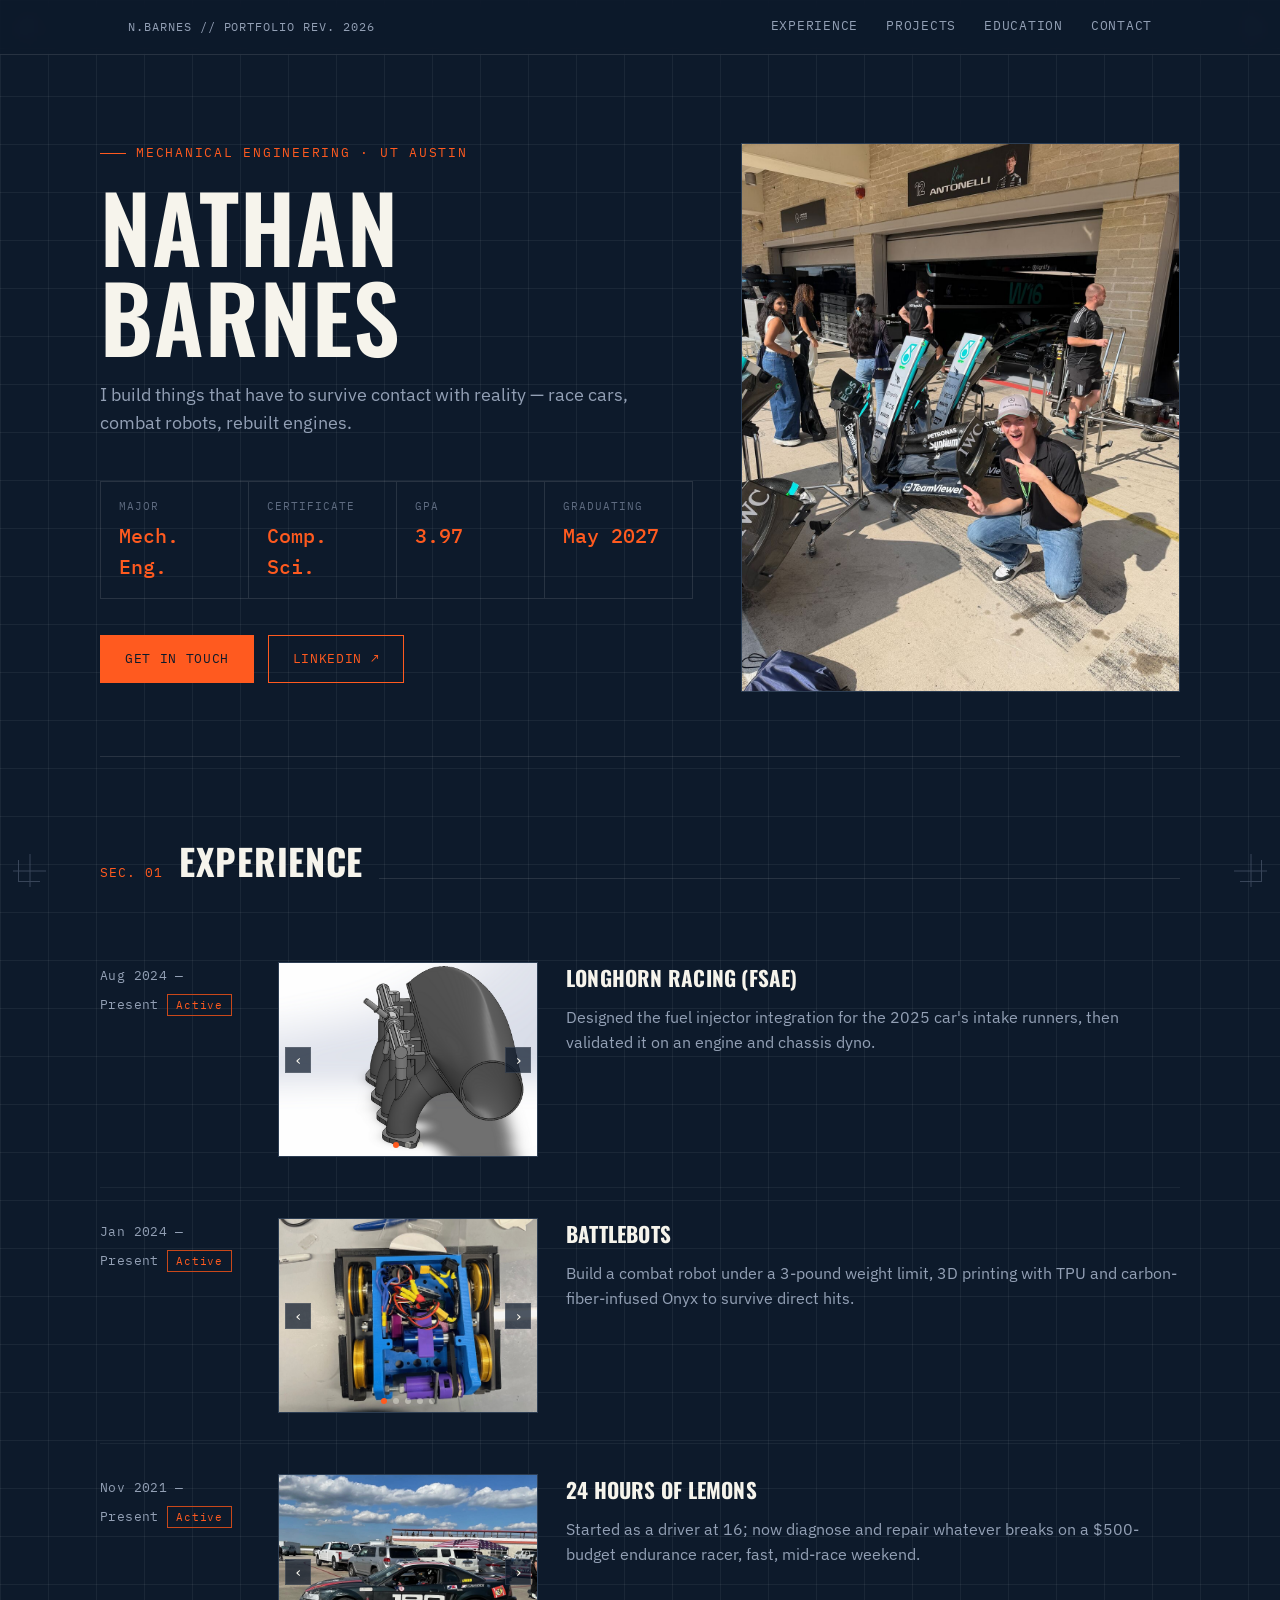
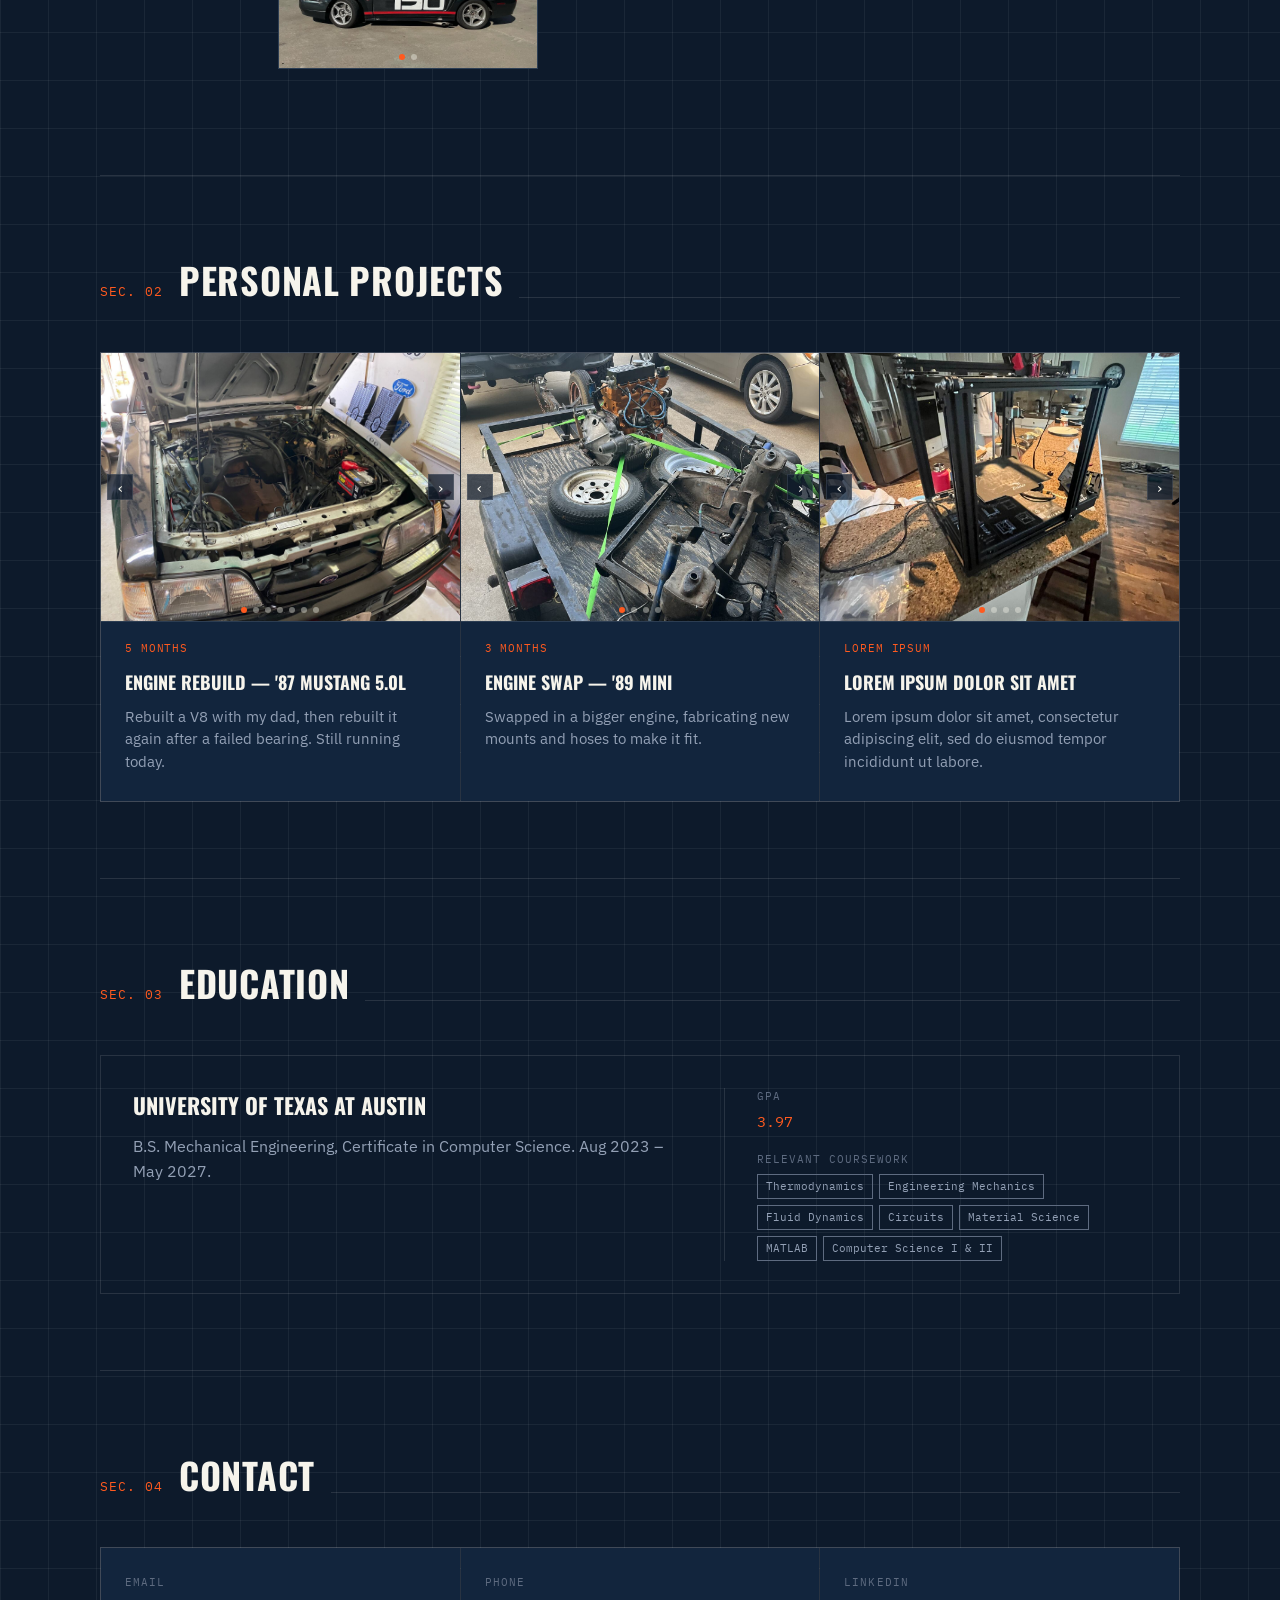
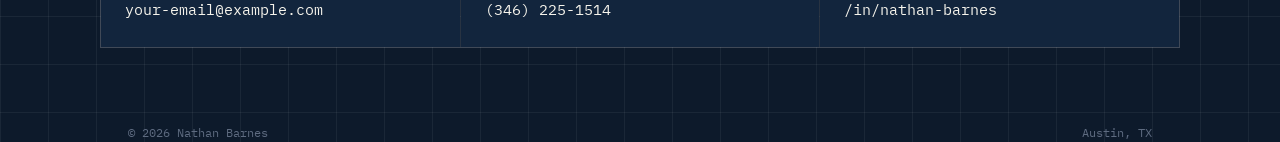
<file: index (1).html>
<!DOCTYPE html>
<html lang="en">
<head>
<meta charset="UTF-8">
<meta name="viewport" content="width=device-width, initial-scale=1.0">
<title>Nathan Barnes — Mechanical Engineering</title>
<meta name="description" content="Nathan Barnes — Mechanical Engineering student at UT Austin. Formula SAE, BattleBots, and hands-on engine builds.">
<link rel="preconnect" href="https://fonts.googleapis.com">
<link rel="preconnect" href="https://fonts.gstatic.com" crossorigin>
<link href="https://fonts.googleapis.com/css2?family=Oswald:wght@500;600;700&family=IBM+Plex+Sans:wght@400;500&family=IBM+Plex+Mono:wght@400;500&display=swap" rel="stylesheet">

<style>
/* ============================================================
   NATHAN BARNES — PORTFOLIO
   Engineering drawing / motorsport spec-sheet aesthetic:
   blueprint grid, title-block header, dimension-line dividers,
   monospace data readouts. Everything lives in this one file.
   ============================================================ */

:root {
  --navy-deep: #0d1a2b;
  --navy-panel: #12253d;
  --navy-panel-2: #16304f;
  --grid-line: rgba(255, 255, 255, 0.055);
  --grid-line-strong: rgba(255, 255, 255, 0.11);
  --orange: #ff5a1f;
  --orange-dim: #c9481a;
  --steel: #93a0b5;
  --steel-dim: #5e6b80;
  --white: #f6f4ec;

  --font-display: "Oswald", "Arial Narrow", sans-serif;
  --font-body: "IBM Plex Sans", system-ui, sans-serif;
  --font-mono: "IBM Plex Mono", "SF Mono", monospace;

  --max-width: 1080px;
}

* { margin: 0; padding: 0; box-sizing: border-box; }
html { scroll-behavior: smooth; }

@media (prefers-reduced-motion: reduce) {
  html { scroll-behavior: auto; }
  * { animation-duration: 0.01ms !important; animation-iteration-count: 1 !important; transition-duration: 0.01ms !important; }
}

body {
  background: var(--navy-deep);
  color: var(--white);
  font-family: var(--font-body);
  font-size: 16px;
  line-height: 1.55;
  -webkit-font-smoothing: antialiased;
  background-image:
    linear-gradient(var(--grid-line) 1px, transparent 1px),
    linear-gradient(90deg, var(--grid-line) 1px, transparent 1px);
  background-size: 48px 48px;
}

a { color: inherit; text-decoration: none; }
::selection { background: var(--orange); color: var(--navy-deep); }
:focus-visible { outline: 2px solid var(--orange); outline-offset: 3px; }

.wrap { max-width: var(--max-width); margin: 0 auto; padding: 0 28px; }

/* corner registration marks */
.reg-mark { position: fixed; width: 22px; height: 22px; border: 1.5px solid var(--steel-dim); opacity: 0.55; z-index: 5; pointer-events: none; }
.reg-mark::before, .reg-mark::after { content: ""; position: absolute; background: var(--steel-dim); }
.reg-mark::before { top: 50%; left: -6px; right: -6px; height: 1px; transform: translateY(-50%); }
.reg-mark::after { left: 50%; top: -6px; bottom: -6px; width: 1px; transform: translateX(-50%); }
.reg-mark.tl { top: 18px; left: 18px; border-right: none; border-bottom: none; }
.reg-mark.tr { top: 18px; right: 18px; border-left: none; border-bottom: none; }
.reg-mark.bl { bottom: 18px; left: 18px; border-right: none; border-top: none; }
.reg-mark.br { bottom: 18px; right: 18px; border-left: none; border-top: none; }
@media (max-width: 640px) { .reg-mark { display: none; } }

/* nav */
.nav { position: sticky; top: 0; z-index: 20; background: rgba(13, 26, 43, 0.88); backdrop-filter: blur(6px); border-bottom: 1px solid var(--grid-line-strong); }
.nav-inner { display: flex; align-items: center; justify-content: space-between; padding: 16px 28px; max-width: var(--max-width); margin: 0 auto; }
.nav-id { font-family: var(--font-mono); font-size: 12px; letter-spacing: 0.08em; color: var(--steel); }
.nav-links { display: flex; gap: 28px; font-family: var(--font-mono); font-size: 12.5px; letter-spacing: 0.06em; text-transform: uppercase; }
.nav-links a { color: var(--steel); position: relative; padding-bottom: 3px; transition: color 0.15s ease; }
.nav-links a:hover, .nav-links a:focus-visible { color: var(--orange); }
.nav-links a::after { content: ""; position: absolute; left: 0; bottom: 0; width: 0; height: 1px; background: var(--orange); transition: width 0.2s ease; }
.nav-links a:hover::after { width: 100%; }
@media (max-width: 560px) { .nav-links { gap: 16px; font-size: 11px; } }

/* hero */
.hero { padding: 88px 0 64px; border-bottom: 1px solid var(--grid-line-strong); position: relative; }
.hero-eyebrow { font-family: var(--font-mono); font-size: 12.5px; letter-spacing: 0.14em; color: var(--orange); text-transform: uppercase; margin-bottom: 18px; display: flex; align-items: center; gap: 10px; }
.hero-eyebrow::before { content: ""; width: 26px; height: 1px; background: var(--orange); display: inline-block; }
.hero h1 { font-family: var(--font-display); font-weight: 600; font-size: clamp(48px, 9vw, 92px); letter-spacing: 0.01em; text-transform: uppercase; line-height: 0.98; color: var(--white); }
.hero-tagline { margin-top: 20px; max-width: 560px; font-size: 18px; color: var(--steel); }
.hero-tagline strong { color: var(--white); font-weight: 500; }

.readout { margin-top: 44px; display: grid; grid-template-columns: repeat(4, minmax(0, 1fr)); border: 1px solid var(--grid-line-strong); }
.readout-cell { padding: 16px 18px; border-right: 1px solid var(--grid-line-strong); }
.readout-cell:last-child { border-right: none; }
.readout-label { font-family: var(--font-mono); font-size: 10.5px; letter-spacing: 0.1em; color: var(--steel-dim); text-transform: uppercase; margin-bottom: 6px; }
.readout-value { font-family: var(--font-mono); font-size: 20px; color: var(--orange); font-weight: 500; }
@media (max-width: 720px) { .readout { grid-template-columns: repeat(2, minmax(0,1fr)); } .readout-cell:nth-child(2) { border-right: none; } }

.hero-actions { margin-top: 36px; display: flex; gap: 14px; flex-wrap: wrap; }
.btn { font-family: var(--font-mono); font-size: 13px; letter-spacing: 0.05em; text-transform: uppercase; padding: 13px 24px; border: 1px solid var(--orange); color: var(--orange); transition: background 0.15s ease, color 0.15s ease; display: inline-flex; align-items: center; gap: 8px; }
.btn:hover, .btn:focus-visible { background: var(--orange); color: var(--navy-deep); }
.btn.filled { background: var(--orange); color: var(--navy-deep); }
.btn.filled:hover { background: var(--white); border-color: var(--white); color: var(--navy-deep); }

/* section headers */
.section { padding: 76px 0; border-bottom: 1px solid var(--grid-line-strong); }
.section:last-of-type { border-bottom: none; }
.sec-head { display: flex; align-items: baseline; gap: 16px; margin-bottom: 44px; }
.sec-tag { font-family: var(--font-mono); font-size: 12.5px; color: var(--orange); letter-spacing: 0.08em; white-space: nowrap; }
.sec-head h2 { font-family: var(--font-display); font-size: clamp(26px, 4vw, 36px); text-transform: uppercase; letter-spacing: 0.02em; color: var(--white); white-space: nowrap; }
.sec-head .leader { flex: 1; height: 1px; background: var(--grid-line-strong); position: relative; top: 2px; }

/* experience timeline */
.log { display: flex; flex-direction: column; gap: 0; }
.log-entry { display: grid; grid-template-columns: 150px 260px 1fr; gap: 28px; padding: 30px 0; border-top: 1px solid var(--grid-line); }
.log-entry:first-child { border-top: none; }
.log-date { font-family: var(--font-mono); font-size: 12.5px; color: var(--steel); letter-spacing: 0.03em; padding-top: 4px; }
.log-date .status { display: inline-block; margin-top: 8px; color: var(--orange); border: 1px solid var(--orange-dim); padding: 2px 8px; font-size: 10.5px; letter-spacing: 0.08em; }
.log-body h3 { font-family: var(--font-display); font-size: 21px; text-transform: uppercase; letter-spacing: 0.01em; color: var(--white); margin-bottom: 10px; }
.log-body p { color: var(--steel); max-width: 640px; }
@media (max-width: 760px) { .log-entry { grid-template-columns: 1fr; gap: 10px; } }

/* projects */
.projects-grid { display: grid; grid-template-columns: repeat(3, minmax(0, 1fr)); gap: 1px; background: var(--grid-line-strong); border: 1px solid var(--grid-line-strong); }
.card { background: var(--navy-panel); padding: 28px 24px; display: flex; flex-direction: column; }
.card-duration { font-family: var(--font-mono); font-size: 11px; letter-spacing: 0.08em; color: var(--orange); text-transform: uppercase; margin-bottom: 14px; }
.card h3 { font-family: var(--font-display); font-size: 18px; text-transform: uppercase; color: var(--white); margin-bottom: 12px; line-height: 1.25; }
.card p { color: var(--steel); font-size: 14.5px; flex: 1; }
@media (max-width: 820px) { .projects-grid { grid-template-columns: 1fr; } }

/* education */
.edu-block { display: grid; grid-template-columns: 1.3fr 1fr; gap: 40px; border: 1px solid var(--grid-line-strong); padding: 32px; }
.edu-block h3 { font-family: var(--font-display); font-size: 22px; text-transform: uppercase; color: var(--white); margin-bottom: 12px; }
.edu-block p { color: var(--steel); }
.edu-stats { border-left: 1px solid var(--grid-line-strong); padding-left: 32px; }
.edu-stats-row { margin-bottom: 18px; }
.edu-stats-row:last-child { margin-bottom: 0; }
.edu-stats-label { font-family: var(--font-mono); font-size: 10.5px; letter-spacing: 0.1em; color: var(--steel-dim); text-transform: uppercase; margin-bottom: 6px; }
.edu-stats-value { font-family: var(--font-mono); color: var(--orange); font-size: 15px; }
.course-tags { display: flex; flex-wrap: wrap; gap: 6px; margin-top: 4px; }
.course-tags span { font-family: var(--font-mono); font-size: 11px; border: 1px solid var(--steel-dim); color: var(--steel); padding: 3px 8px; }
@media (max-width: 720px) { .edu-block { grid-template-columns: 1fr; } .edu-stats { border-left: none; padding-left: 0; border-top: 1px solid var(--grid-line-strong); padding-top: 24px; } }

/* contact / footer */
.contact-grid { display: grid; grid-template-columns: repeat(3, minmax(0,1fr)); gap: 1px; background: var(--grid-line-strong); border: 1px solid var(--grid-line-strong); }
.contact-cell { background: var(--navy-panel); padding: 26px 24px; transition: background 0.15s ease; }
.contact-cell:hover { background: var(--navy-panel-2); }
.contact-label { font-family: var(--font-mono); font-size: 10.5px; letter-spacing: 0.1em; color: var(--steel-dim); text-transform: uppercase; margin-bottom: 8px; }
.contact-value { font-family: var(--font-mono); font-size: 15px; color: var(--white); word-break: break-word; }
.contact-cell a:hover .contact-value { color: var(--orange); }
@media (max-width: 720px) { .contact-grid { grid-template-columns: 1fr; } }

footer { padding: 32px 0 48px; font-family: var(--font-mono); font-size: 11.5px; color: var(--steel-dim); display: flex; justify-content: space-between; flex-wrap: wrap; gap: 8px; }

/* photo slots */
.photo { position: relative; overflow: hidden; border: 1px solid var(--grid-line-strong); background: var(--navy-panel); }
.photo-img { display: block; width: 100%; height: 100%; object-fit: cover; }
.photo-fallback { display: none; position: absolute; inset: 0; flex-direction: column; align-items: center; justify-content: center; text-align: center; gap: 6px; padding: 16px; background-image: repeating-linear-gradient(45deg, rgba(255,255,255,0.035) 0px, rgba(255,255,255,0.035) 1px, transparent 1px, transparent 10px); }
.photo.missing .photo-img { display: none; }
.photo.missing .photo-fallback { display: flex; }
.photo-fallback .fig { font-family: var(--font-mono); font-size: 10.5px; letter-spacing: 0.1em; color: var(--orange); text-transform: uppercase; }
.photo-fallback .fname { font-family: var(--font-mono); font-size: 11.5px; color: var(--steel); word-break: break-all; }

.hero-grid { display: grid; grid-template-columns: 1.15fr 0.85fr; gap: 48px; align-items: start; }
.hero-photo { aspect-ratio: 4 / 5; }
@media (max-width: 860px) { .hero-grid { grid-template-columns: 1fr; } .hero-photo { aspect-ratio: 16 / 9; order: -1; } }

.log-photo { aspect-ratio: 4 / 3; align-self: start; }
@media (max-width: 760px) { .log-photo { width: 100%; aspect-ratio: 16 / 9; } }

.card-photo { aspect-ratio: 4 / 3; margin: -28px -24px 18px; border-left: none; border-right: none; border-top: none; }

/* scroll reveal */
.reveal { opacity: 0; transform: translateY(16px); transition: opacity 0.5s ease, transform 0.5s ease; }
.reveal.is-visible { opacity: 1; transform: translateY(0); }

/* carousel / slideshow */
.carousel-track { position: relative; width: 100%; height: 100%; }
.carousel-slide {
  position: absolute; inset: 0;
  opacity: 0; pointer-events: none;
  transition: opacity 0.35s ease;
}
.carousel-slide.is-active { opacity: 1; pointer-events: auto; }
.carousel-slide .photo-img { width: 100%; height: 100%; object-fit: cover; display: block; }
.carousel-slide.missing .photo-img { display: none; }
.carousel-slide.missing .photo-fallback { display: flex; }

.carousel-btn {
  position: absolute; top: 50%; transform: translateY(-50%);
  width: 26px; height: 26px;
  display: flex; align-items: center; justify-content: center;
  background: rgba(13, 26, 43, 0.72);
  border: 1px solid var(--grid-line-strong);
  color: var(--white);
  font-family: var(--font-mono); font-size: 15px; line-height: 1;
  cursor: pointer; z-index: 3;
  transition: background 0.15s ease, border-color 0.15s ease;
}
.carousel-btn:hover, .carousel-btn:focus-visible { background: var(--orange); border-color: var(--orange); color: var(--navy-deep); }
.carousel-btn.prev { left: 6px; }
.carousel-btn.next { right: 6px; }

.carousel-dots {
  position: absolute; bottom: 8px; left: 50%; transform: translateX(-50%);
  display: flex; gap: 6px; z-index: 3;
}
.carousel-dots .dot {
  width: 6px; height: 6px; border-radius: 50%;
  border: none; padding: 0; cursor: pointer;
  background: rgba(246, 244, 236, 0.4);
}
.carousel-dots .dot.is-active { background: var(--orange); }
</style>
</head>
<body>

<div class="reg-mark tl"></div>
<div class="reg-mark tr"></div>
<div class="reg-mark bl"></div>
<div class="reg-mark br"></div>

<nav class="nav">
  <div class="nav-inner">
    <div class="nav-id">N.BARNES // PORTFOLIO REV. 2026</div>
    <div class="nav-links">
      <a href="#experience">Experience</a>
      <a href="#projects">Projects</a>
      <a href="#education">Education</a>
      <a href="#contact">Contact</a>
    </div>
  </div>
</nav>

<header class="hero wrap">
  <div class="hero-grid">
    <div>
      <div class="hero-eyebrow">Mechanical Engineering · UT Austin</div>
      <h1>Nathan Barnes</h1>
      <p class="hero-tagline">
        I build things that have to survive contact with reality —
        race cars, combat robots, rebuilt engines.
      </p>

      <div class="readout">
        <div class="readout-cell">
          <div class="readout-label">Major</div>
          <div class="readout-value">Mech. Eng.</div>
        </div>
        <div class="readout-cell">
          <div class="readout-label">Certificate</div>
          <div class="readout-value">Comp. Sci.</div>
        </div>
        <div class="readout-cell">
          <div class="readout-label">GPA</div>
          <div class="readout-value">3.97</div>
        </div>
        <div class="readout-cell">
          <div class="readout-label">Graduating</div>
          <div class="readout-value">May 2027</div>
        </div>
      </div>

      <div class="hero-actions">
        <a class="btn filled" href="#contact">Get In Touch</a>
        <a class="btn" href="https://www.linkedin.com/in/nathan-barnes-043b27292/" target="_blank" rel="noopener">LinkedIn ↗</a>
      </div>
    </div>

    <div class="photo hero-photo">
      <img class="photo-img" src="images/hero-2.jpg" alt="Nathan Barnes">
      <div class="photo-fallback">
        <span class="fig">Fig. 0 — Portrait</span>
        <span class="fname">images/hero-2.jpg</span>
      </div>
    </div>
  </div>
</header>

<main>

  <section class="section wrap" id="experience">
    <div class="sec-head">
      <span class="sec-tag">SEC. 01</span>
      <h2>Experience</h2>
      <span class="leader"></span>
    </div>

    <div class="log">
      <div class="log-entry reveal">
        <div class="log-date">
          Aug 2024 — Present
          <div class="status">Active</div>
        </div>
        <div class="photo log-photo carousel" data-carousel>
          <div class="carousel-track">
            <div class="carousel-slide is-active">
              <img class="photo-img" src="images/fsae-intake-cad.png" alt="FSAE intake manifold CAD model">
              <div class="photo-fallback"><span class="fig">Fig. 1a</span><span class="fname">images/fsae-intake-cad.png</span></div>
            </div>
            <div class="carousel-slide">
              <img class="photo-img" src="images/fsae-car.png" alt="Longhorn Racing FSAE car in the shop">
              <div class="photo-fallback"><span class="fig">Fig. 1b</span><span class="fname">images/fsae-car.png</span></div>
            </div>
            <div class="carousel-slide">
              <img class="photo-img" src="images/fsae-runner-sketch.png" alt="FSAE intake runner CAD sketch">
              <div class="photo-fallback"><span class="fig">Fig. 1c</span><span class="fname">images/fsae-runner-sketch.png</span></div>
            </div>
          </div>
          <button class="carousel-btn prev" type="button" aria-label="Previous photo">‹</button>
          <button class="carousel-btn next" type="button" aria-label="Next photo">›</button>
          <div class="carousel-dots">
            <button class="dot is-active" type="button" aria-label="Photo 1"></button>
            <button class="dot" type="button" aria-label="Photo 2"></button>
            <button class="dot" type="button" aria-label="Photo 3"></button>
          </div>
        </div>
        <div class="log-body">
          <h3>Longhorn Racing (FSAE)</h3>
          <p>Designed the fuel injector integration for the 2025 car's intake runners, then validated it on an engine and chassis dyno.</p>
        </div>
      </div>

      <div class="log-entry reveal">
        <div class="log-date">
          Jan 2024 — Present
          <div class="status">Active</div>
        </div>
        <div class="photo log-photo carousel" data-carousel>
          <div class="carousel-track">
            <div class="carousel-slide is-active">
              <img class="photo-img" src="images/battlebots-1.jpg" alt="Combat robot electronics and wiring">
              <div class="photo-fallback"><span class="fig">Fig. 2a</span><span class="fname">images/battlebots-1.jpg</span></div>
            </div>
            <div class="carousel-slide">
              <img class="photo-img" src="images/battlebots-2.jpg" alt="Close-up of the 3D printed drivetrain">
              <div class="photo-fallback"><span class="fig">Fig. 2b</span><span class="fname">images/battlebots-2.jpg</span></div>
            </div>
            <div class="carousel-slide">
              <img class="photo-img" src="images/battlebots-3.jpg" alt="Robot clamped during a repair">
              <div class="photo-fallback"><span class="fig">Fig. 2c</span><span class="fname">images/battlebots-3.jpg</span></div>
            </div>
            <div class="carousel-slide">
              <img class="photo-img" src="images/battlebots-4.jpg" alt="Finished robot on the workbench">
              <div class="photo-fallback"><span class="fig">Fig. 2d</span><span class="fname">images/battlebots-4.jpg</span></div>
            </div>
            <div class="carousel-slide">
              <img class="photo-img" src="images/battlebots-5.jpg" alt="Completed combat robot">
              <div class="photo-fallback"><span class="fig">Fig. 2e</span><span class="fname">images/battlebots-5.jpg</span></div>
            </div>
          </div>
          <button class="carousel-btn prev" type="button" aria-label="Previous photo">‹</button>
          <button class="carousel-btn next" type="button" aria-label="Next photo">›</button>
          <div class="carousel-dots">
            <button class="dot is-active" type="button" aria-label="Photo 1"></button>
            <button class="dot" type="button" aria-label="Photo 2"></button>
            <button class="dot" type="button" aria-label="Photo 3"></button>
            <button class="dot" type="button" aria-label="Photo 4"></button>
            <button class="dot" type="button" aria-label="Photo 5"></button>
          </div>
        </div>
        <div class="log-body">
          <h3>BattleBots</h3>
          <p>Build a combat robot under a 3-pound weight limit, 3D printing with TPU and carbon-fiber-infused Onyx to survive direct hits.</p>
        </div>
      </div>

      <div class="log-entry reveal">
        <div class="log-date">
          Nov 2021 — Present
          <div class="status">Active</div>
        </div>
        <div class="photo log-photo carousel" data-carousel>
          <div class="carousel-track">
            <div class="carousel-slide is-active">
              <img class="photo-img" src="images/lemons-1.jpg" alt="24 Hours of Lemons Mustang on race day">
              <div class="photo-fallback"><span class="fig">Fig. 3a</span><span class="fname">images/lemons-1.jpg</span></div>
            </div>
            <div class="carousel-slide">
              <img class="photo-img" src="images/lemons-2.jpg" alt="The Lemons car with race damage after a wreck">
              <div class="photo-fallback"><span class="fig">Fig. 3b</span><span class="fname">images/lemons-2.jpg</span></div>
            </div>
          </div>
          <button class="carousel-btn prev" type="button" aria-label="Previous photo">‹</button>
          <button class="carousel-btn next" type="button" aria-label="Next photo">›</button>
          <div class="carousel-dots">
            <button class="dot is-active" type="button" aria-label="Photo 1"></button>
            <button class="dot" type="button" aria-label="Photo 2"></button>
          </div>
        </div>
        <div class="log-body">
          <h3>24 Hours of Lemons</h3>
          <p>Started as a driver at 16; now diagnose and repair whatever breaks on a $500-budget endurance racer, fast, mid-race weekend.</p>
        </div>
      </div>
    </div>
  </section>

  <section class="section wrap" id="projects">
    <div class="sec-head">
      <span class="sec-tag">SEC. 02</span>
      <h2>Personal Projects</h2>
      <span class="leader"></span>
    </div>

    <div class="projects-grid">
      <div class="card reveal">
        <div class="photo card-photo carousel" data-carousel>
          <div class="carousel-track">
            <div class="carousel-slide is-active">
              <img class="photo-img" src="images/mustang-1.jpg" alt="87 Mustang with hood open mid-rebuild">
              <div class="photo-fallback"><span class="fig">Fig. 4a</span><span class="fname">images/mustang-1.jpg</span></div>
            </div>
            <div class="carousel-slide">
              <img class="photo-img" src="images/mustang-5.jpg" alt="Cylinder head removed during teardown">
              <div class="photo-fallback"><span class="fig">Fig. 4b</span><span class="fname">images/mustang-5.jpg</span></div>
            </div>
            <div class="carousel-slide">
              <img class="photo-img" src="images/mustang-3.jpg" alt="Engine block and crankshaft during the rebuild">
              <div class="photo-fallback"><span class="fig">Fig. 4c</span><span class="fname">images/mustang-3.jpg</span></div>
            </div>
            <div class="carousel-slide">
              <img class="photo-img" src="images/mustang-4.jpg" alt="Finished rebuilt heads with blue rocker covers">
              <div class="photo-fallback"><span class="fig">Fig. 4d</span><span class="fname">images/mustang-4.jpg</span></div>
            </div>
            <div class="carousel-slide">
              <img class="photo-img" src="images/mustang-2.jpg" alt="Installing fuel injectors on the engine">
              <div class="photo-fallback"><span class="fig">Fig. 4e</span><span class="fname">images/mustang-2.jpg</span></div>
            </div>
            <div class="carousel-slide">
              <img class="photo-img" src="images/mustang-6.jpg" alt="Assembled engine and transmission with headers on the stand">
              <div class="photo-fallback"><span class="fig">Fig. 4f</span><span class="fname">images/mustang-6.jpg</span></div>
            </div>
            <div class="carousel-slide">
              <img class="photo-img" src="images/mustang-7.jpg" alt="Rebuilt engine installed back in the car">
              <div class="photo-fallback"><span class="fig">Fig. 4g</span><span class="fname">images/mustang-7.jpg</span></div>
            </div>
          </div>
          <button class="carousel-btn prev" type="button" aria-label="Previous photo">‹</button>
          <button class="carousel-btn next" type="button" aria-label="Next photo">›</button>
          <div class="carousel-dots">
            <button class="dot is-active" type="button" aria-label="Photo 1"></button>
            <button class="dot" type="button" aria-label="Photo 2"></button>
            <button class="dot" type="button" aria-label="Photo 3"></button>
            <button class="dot" type="button" aria-label="Photo 4"></button>
            <button class="dot" type="button" aria-label="Photo 5"></button>
            <button class="dot" type="button" aria-label="Photo 6"></button>
            <button class="dot" type="button" aria-label="Photo 7"></button>
          </div>
        </div>
        <div class="card-duration">5 Months</div>
        <h3>Engine Rebuild — '87 Mustang 5.0L</h3>
        <p>Rebuilt a V8 with my dad, then rebuilt it again after a failed bearing. Still running today.</p>
      </div>
      <div class="card reveal">
        <div class="photo card-photo carousel" data-carousel>
          <div class="carousel-track">
            <div class="carousel-slide is-active">
              <img class="photo-img" src="images/mini-1.jpg" alt="Replacement Mini engine and parts picked up on a trailer">
              <div class="photo-fallback"><span class="fig">Fig. 5a</span><span class="fname">images/mini-1.jpg</span></div>
            </div>
            <div class="carousel-slide">
              <img class="photo-img" src="images/mini-2.jpg" alt="Close-up of the timing cover on the new engine">
              <div class="photo-fallback"><span class="fig">Fig. 5b</span><span class="fname">images/mini-2.jpg</span></div>
            </div>
            <div class="carousel-slide">
              <img class="photo-img" src="images/mini-3.jpg" alt="Mini before the engine swap">
              <div class="photo-fallback"><span class="fig">Fig. 5c</span><span class="fname">images/mini-3.jpg</span></div>
            </div>
            <div class="carousel-slide">
              <img class="photo-img" src="images/mini-4.jpg" alt="Mini after the engine swap, new engine installed">
              <div class="photo-fallback"><span class="fig">Fig. 5d</span><span class="fname">images/mini-4.jpg</span></div>
            </div>
          </div>
          <button class="carousel-btn prev" type="button" aria-label="Previous photo">‹</button>
          <button class="carousel-btn next" type="button" aria-label="Next photo">›</button>
          <div class="carousel-dots">
            <button class="dot is-active" type="button" aria-label="Photo 1"></button>
            <button class="dot" type="button" aria-label="Photo 2"></button>
            <button class="dot" type="button" aria-label="Photo 3"></button>
            <button class="dot" type="button" aria-label="Photo 4"></button>
          </div>
        </div>
        <div class="card-duration">3 Months</div>
        <h3>Engine Swap — '89 Mini</h3>
        <p>Swapped in a bigger engine, fabricating new mounts and hoses to make it fit.</p>
      </div>
      <div class="card reveal">
        <div class="photo card-photo carousel" data-carousel>
          <div class="carousel-track">
            <div class="carousel-slide is-active">
              <img class="photo-img" src="images/printer-1.jpg" alt="3D printer as found, set up for repair">
              <div class="photo-fallback"><span class="fig">Fig. 6a</span><span class="fname">images/printer-1.jpg</span></div>
            </div>
            <div class="carousel-slide">
              <img class="photo-img" src="images/printer-4.jpg" alt="Printer electronics and wiring during the repair">
              <div class="photo-fallback"><span class="fig">Fig. 6b</span><span class="fname">images/printer-4.jpg</span></div>
            </div>
            <div class="carousel-slide">
              <img class="photo-img" src="images/printer-2.jpg" alt="Printer running again after the fix">
              <div class="photo-fallback"><span class="fig">Fig. 6c</span><span class="fname">images/printer-2.jpg</span></div>
            </div>
            <div class="carousel-slide">
              <img class="photo-img" src="images/printer-3.jpg" alt="Close-up of the print head in action">
              <div class="photo-fallback"><span class="fig">Fig. 6d</span><span class="fname">images/printer-3.jpg</span></div>
            </div>
          </div>
          <button class="carousel-btn prev" type="button" aria-label="Previous photo">‹</button>
          <button class="carousel-btn next" type="button" aria-label="Next photo">›</button>
          <div class="carousel-dots">
            <button class="dot is-active" type="button" aria-label="Photo 1"></button>
            <button class="dot" type="button" aria-label="Photo 2"></button>
            <button class="dot" type="button" aria-label="Photo 3"></button>
            <button class="dot" type="button" aria-label="Photo 4"></button>
          </div>
        </div>
        <div class="card-duration">Lorem Ipsum</div>
        <h3>Lorem Ipsum Dolor Sit Amet</h3>
        <p>Lorem ipsum dolor sit amet, consectetur adipiscing elit, sed do eiusmod tempor incididunt ut labore.</p>
      </div>
    </div>
  </section>

  <section class="section wrap" id="education">
    <div class="sec-head">
      <span class="sec-tag">SEC. 03</span>
      <h2>Education</h2>
      <span class="leader"></span>
    </div>

    <div class="edu-block reveal">
      <div>
        <h3>University of Texas at Austin</h3>
        <p>B.S. Mechanical Engineering, Certificate in Computer Science. Aug 2023 – May 2027.</p>
      </div>
      <div class="edu-stats">
        <div class="edu-stats-row">
          <div class="edu-stats-label">GPA</div>
          <div class="edu-stats-value">3.97</div>
        </div>
        <div class="edu-stats-row">
          <div class="edu-stats-label">Relevant Coursework</div>
          <div class="course-tags">
            <span>Thermodynamics</span>
            <span>Engineering Mechanics</span>
            <span>Fluid Dynamics</span>
            <span>Circuits</span>
            <span>Material Science</span>
            <span>MATLAB</span>
            <span>Computer Science I &amp; II</span>
          </div>
        </div>
      </div>
    </div>
  </section>

  <section class="section wrap" id="contact">
    <div class="sec-head">
      <span class="sec-tag">SEC. 04</span>
      <h2>Contact</h2>
      <span class="leader"></span>
    </div>

    <div class="contact-grid reveal">
      <a class="contact-cell" href="mailto:your-email@example.com">
        <div class="contact-label">Email</div>
        <div class="contact-value">your-email@example.com</div>
      </a>
      <a class="contact-cell" href="tel:+13462251514">
        <div class="contact-label">Phone</div>
        <div class="contact-value">(346) 225-1514</div>
      </a>
      <a class="contact-cell" href="https://www.linkedin.com/in/nathan-barnes-043b27292/" target="_blank" rel="noopener">
        <div class="contact-label">LinkedIn</div>
        <div class="contact-value">/in/nathan-barnes</div>
      </a>
    </div>
  </section>

</main>

<footer class="wrap">
  <span>© 2026 Nathan Barnes</span>
  <span>Austin, TX</span>
</footer>

<script>
document.addEventListener("DOMContentLoaded", () => {
  // Plain (non-carousel) photo slots: show placeholder if the image fails to load.
  document.querySelectorAll(".photo:not(.carousel)").forEach((slot) => {
    const img = slot.querySelector(".photo-img");
    if (!img) return;
    img.addEventListener("error", () => slot.classList.add("missing"));
    if (img.complete && img.naturalWidth === 0) slot.classList.add("missing");
  });

  // Carousels: same missing-image fallback, per slide, plus prev/next/dot navigation.
  document.querySelectorAll("[data-carousel]").forEach((carousel) => {
    const slides = Array.from(carousel.querySelectorAll(".carousel-slide"));
    const dots = Array.from(carousel.querySelectorAll(".dot"));
    const prevBtn = carousel.querySelector(".carousel-btn.prev");
    const nextBtn = carousel.querySelector(".carousel-btn.next");
    let current = 0;

    slides.forEach((slide) => {
      const img = slide.querySelector(".photo-img");
      if (!img) return;
      img.addEventListener("error", () => slide.classList.add("missing"));
      if (img.complete && img.naturalWidth === 0) slide.classList.add("missing");
    });

    if (slides.length <= 1) {
      if (prevBtn) prevBtn.style.display = "none";
      if (nextBtn) nextBtn.style.display = "none";
      const dotsWrap = carousel.querySelector(".carousel-dots");
      if (dotsWrap) dotsWrap.style.display = "none";
      return;
    }

    function show(i) {
      current = (i + slides.length) % slides.length;
      slides.forEach((s, idx) => s.classList.toggle("is-active", idx === current));
      dots.forEach((d, idx) => d.classList.toggle("is-active", idx === current));
    }

    if (prevBtn) prevBtn.addEventListener("click", () => show(current - 1));
    if (nextBtn) nextBtn.addEventListener("click", () => show(current + 1));
    dots.forEach((dot, idx) => dot.addEventListener("click", () => show(idx)));
  });

  const revealEls = document.querySelectorAll(".reveal");

  if (!("IntersectionObserver" in window)) {
    revealEls.forEach((el) => el.classList.add("is-visible"));
    return;
  }

  const observer = new IntersectionObserver(
    (entries) => {
      entries.forEach((entry) => {
        if (entry.isIntersecting) {
          entry.target.classList.add("is-visible");
          observer.unobserve(entry.target);
        }
      });
    },
    { threshold: 0.15 }
  );

  revealEls.forEach((el) => observer.observe(el));
});
</script>
</body>
</html>
</file>
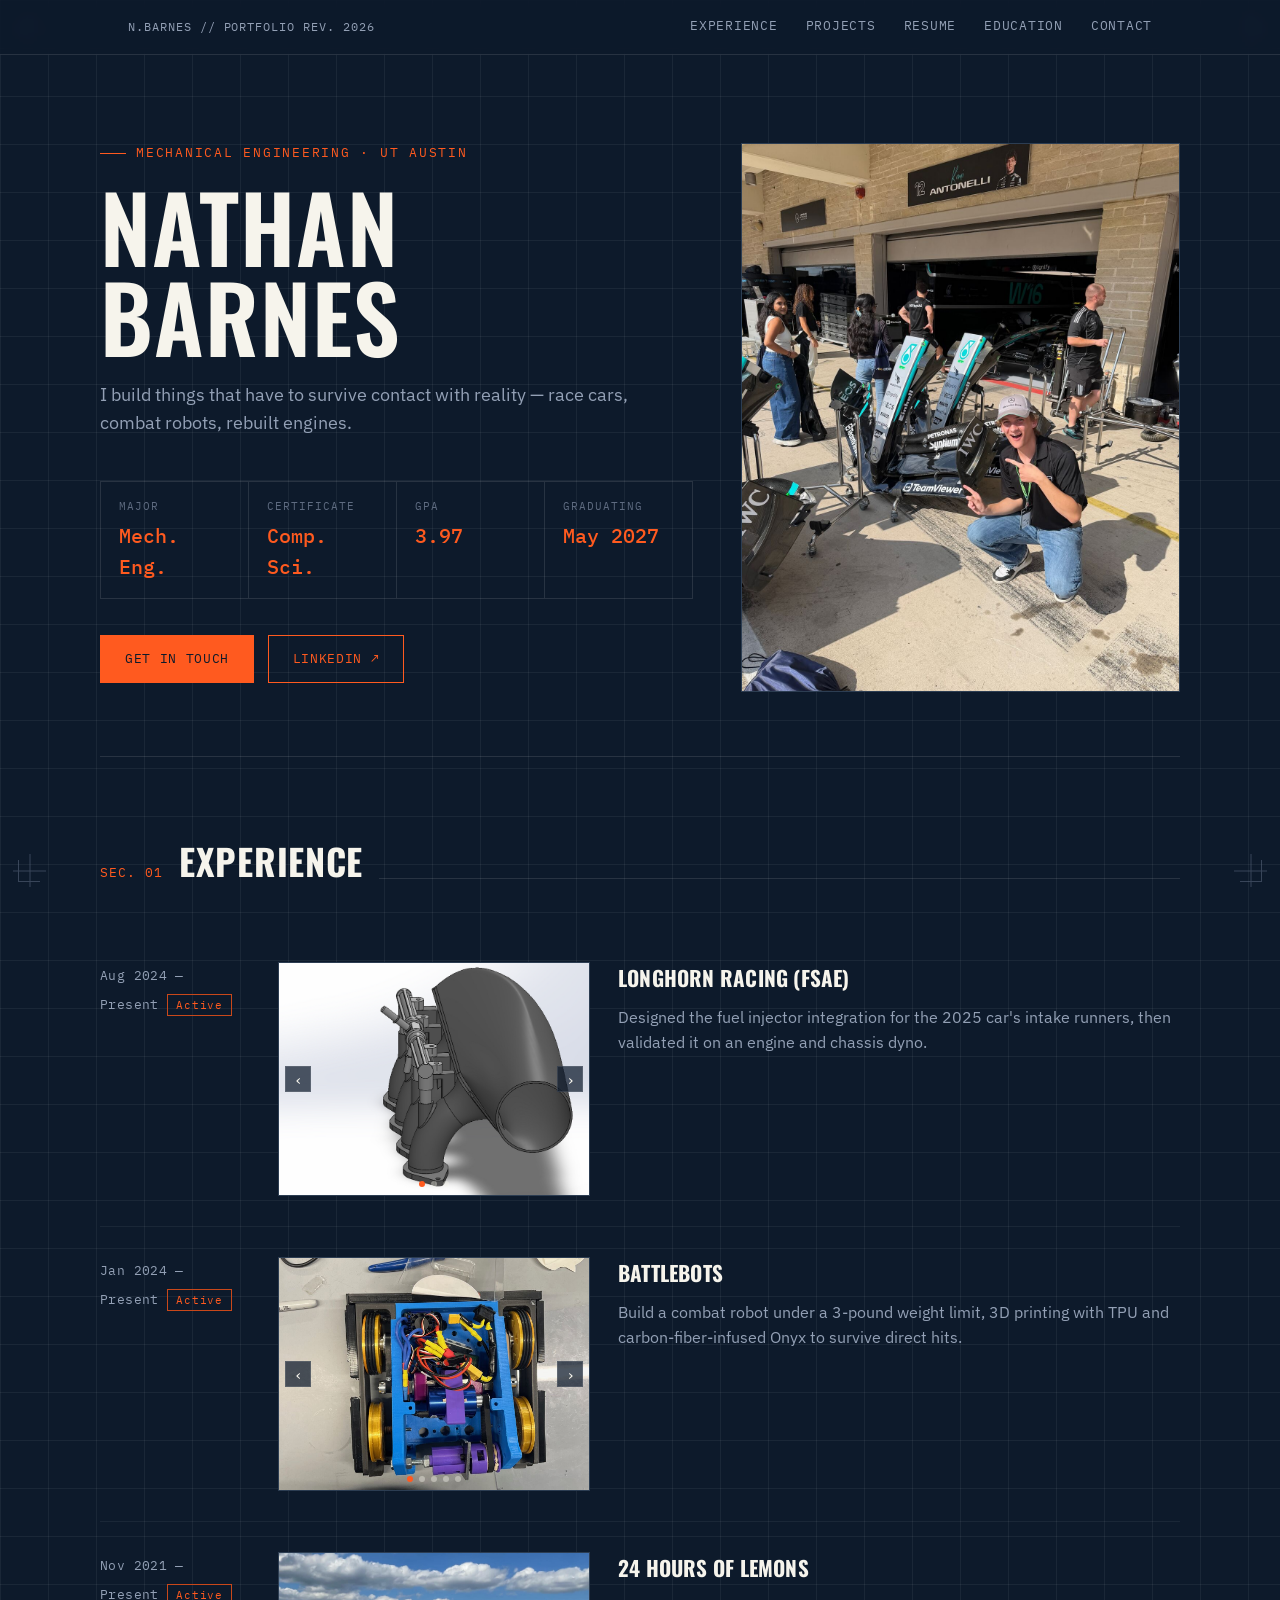
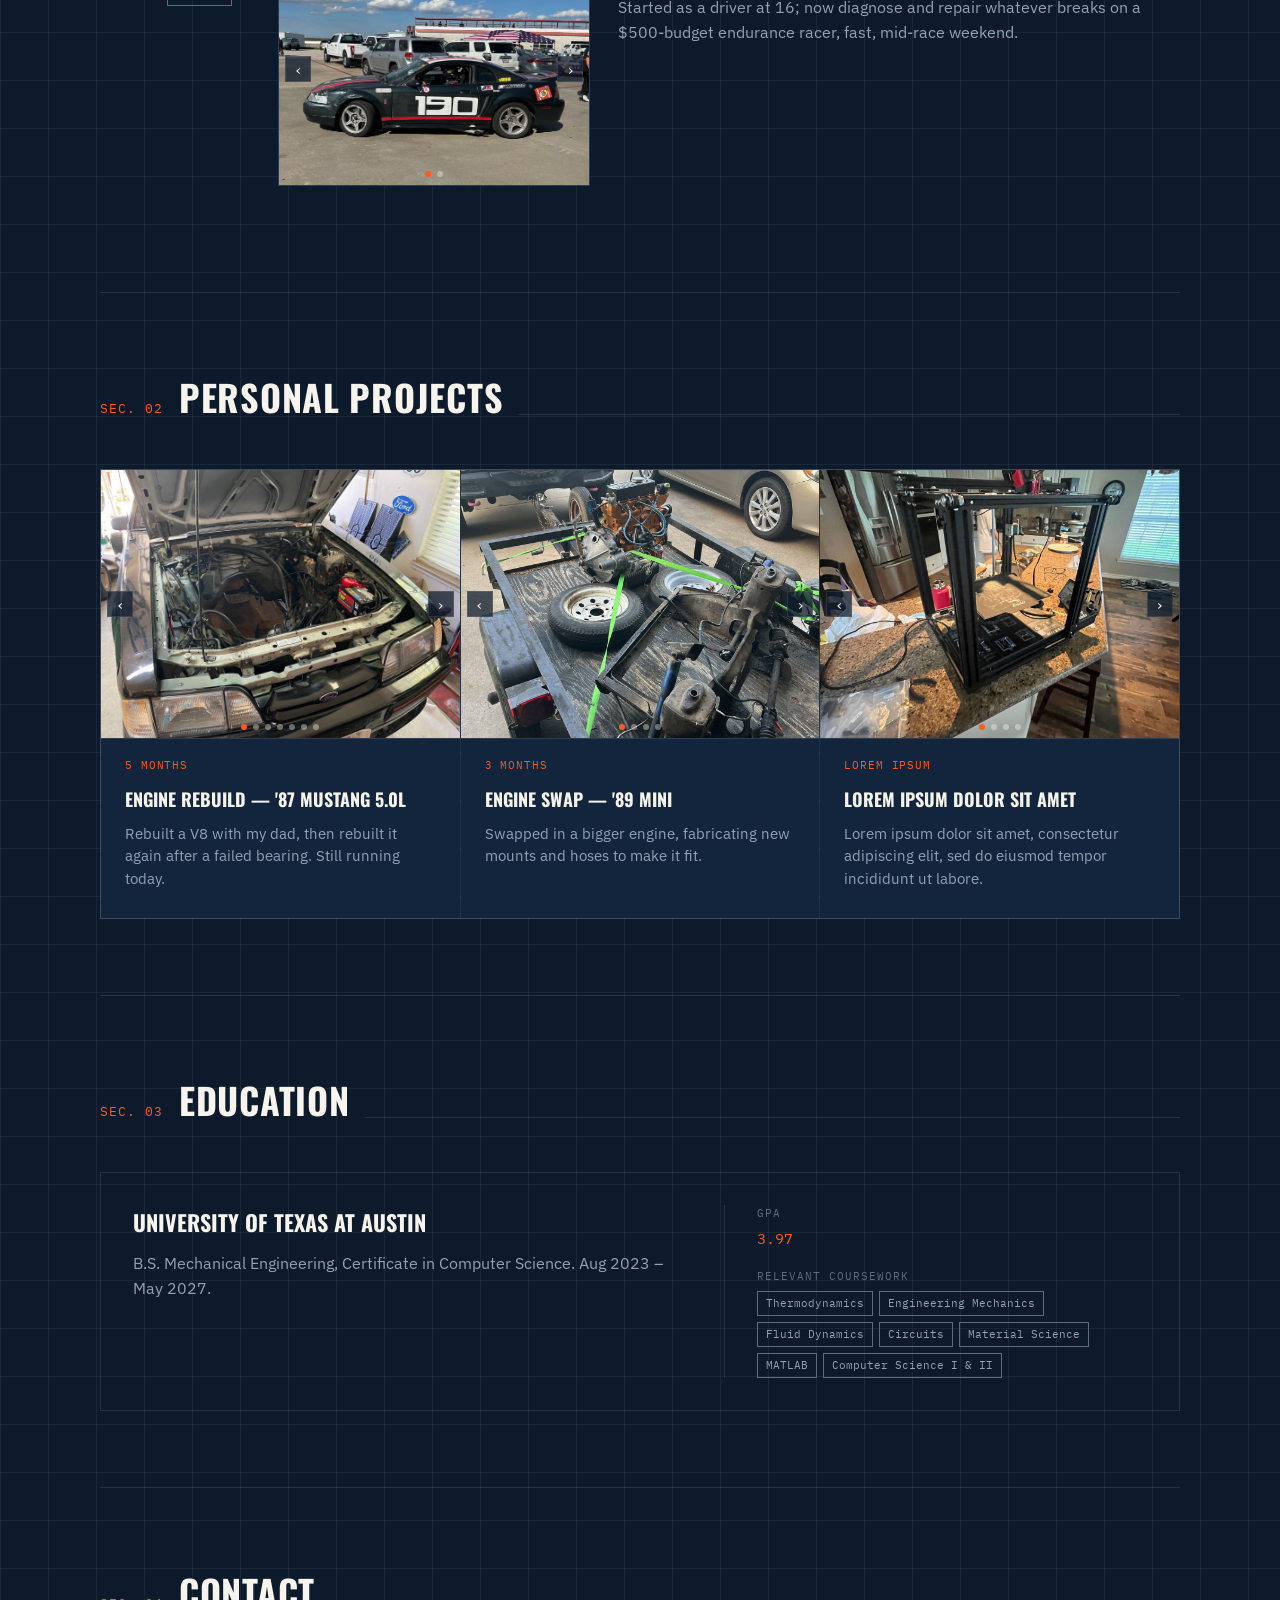
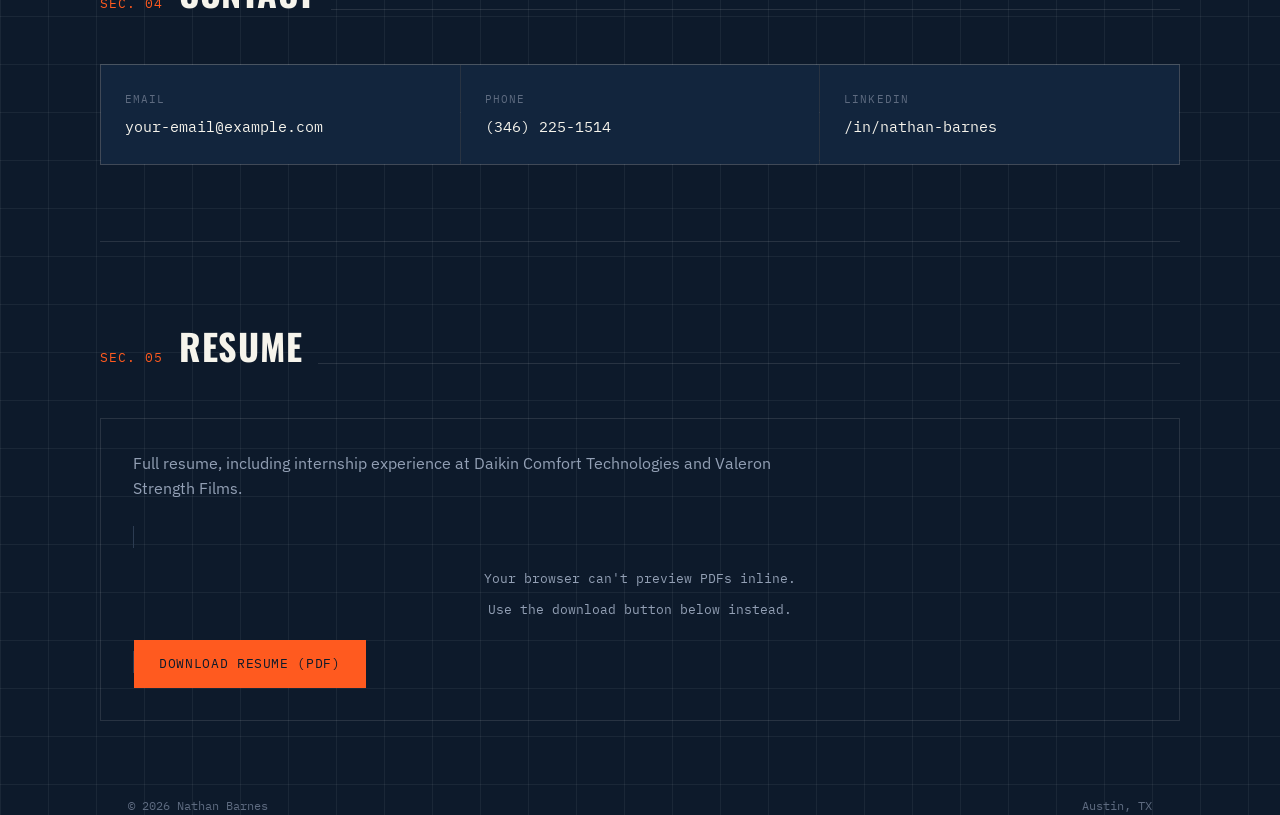
<file: index (2).html>
<!DOCTYPE html>
<html lang="en">
<head>
<meta charset="UTF-8">
<meta name="viewport" content="width=device-width, initial-scale=1.0">
<title>Nathan Barnes — Mechanical Engineering</title>
<meta name="description" content="Nathan Barnes — Mechanical Engineering student at UT Austin. Formula SAE, BattleBots, and hands-on engine builds.">
<link rel="preconnect" href="https://fonts.googleapis.com">
<link rel="preconnect" href="https://fonts.gstatic.com" crossorigin>
<link href="https://fonts.googleapis.com/css2?family=Oswald:wght@500;600;700&family=IBM+Plex+Sans:wght@400;500&family=IBM+Plex+Mono:wght@400;500&display=swap" rel="stylesheet">

<style>
/* ============================================================
   NATHAN BARNES — PORTFOLIO
   Engineering drawing / motorsport spec-sheet aesthetic:
   blueprint grid, title-block header, dimension-line dividers,
   monospace data readouts. Everything lives in this one file.
   ============================================================ */

:root {
  --navy-deep: #0d1a2b;
  --navy-panel: #12253d;
  --navy-panel-2: #16304f;
  --grid-line: rgba(255, 255, 255, 0.055);
  --grid-line-strong: rgba(255, 255, 255, 0.11);
  --orange: #ff5a1f;
  --orange-dim: #c9481a;
  --steel: #93a0b5;
  --steel-dim: #5e6b80;
  --white: #f6f4ec;

  --font-display: "Oswald", "Arial Narrow", sans-serif;
  --font-body: "IBM Plex Sans", system-ui, sans-serif;
  --font-mono: "IBM Plex Mono", "SF Mono", monospace;

  --max-width: 1080px;
}

* { margin: 0; padding: 0; box-sizing: border-box; }
html { scroll-behavior: smooth; }

@media (prefers-reduced-motion: reduce) {
  html { scroll-behavior: auto; }
  * { animation-duration: 0.01ms !important; animation-iteration-count: 1 !important; transition-duration: 0.01ms !important; }
}

body {
  background: var(--navy-deep);
  color: var(--white);
  font-family: var(--font-body);
  font-size: 16px;
  line-height: 1.55;
  -webkit-font-smoothing: antialiased;
  background-image:
    linear-gradient(var(--grid-line) 1px, transparent 1px),
    linear-gradient(90deg, var(--grid-line) 1px, transparent 1px);
  background-size: 48px 48px;
}

a { color: inherit; text-decoration: none; }
::selection { background: var(--orange); color: var(--navy-deep); }
:focus-visible { outline: 2px solid var(--orange); outline-offset: 3px; }

.wrap { max-width: var(--max-width); margin: 0 auto; padding: 0 28px; }

/* corner registration marks */
.reg-mark { position: fixed; width: 22px; height: 22px; border: 1.5px solid var(--steel-dim); opacity: 0.55; z-index: 5; pointer-events: none; }
.reg-mark::before, .reg-mark::after { content: ""; position: absolute; background: var(--steel-dim); }
.reg-mark::before { top: 50%; left: -6px; right: -6px; height: 1px; transform: translateY(-50%); }
.reg-mark::after { left: 50%; top: -6px; bottom: -6px; width: 1px; transform: translateX(-50%); }
.reg-mark.tl { top: 18px; left: 18px; border-right: none; border-bottom: none; }
.reg-mark.tr { top: 18px; right: 18px; border-left: none; border-bottom: none; }
.reg-mark.bl { bottom: 18px; left: 18px; border-right: none; border-top: none; }
.reg-mark.br { bottom: 18px; right: 18px; border-left: none; border-top: none; }
@media (max-width: 640px) { .reg-mark { display: none; } }

/* nav */
.nav { position: sticky; top: 0; z-index: 20; background: rgba(13, 26, 43, 0.88); backdrop-filter: blur(6px); border-bottom: 1px solid var(--grid-line-strong); }
.nav-inner { display: flex; align-items: center; justify-content: space-between; padding: 16px 28px; max-width: var(--max-width); margin: 0 auto; }
.nav-id { font-family: var(--font-mono); font-size: 12px; letter-spacing: 0.08em; color: var(--steel); }
.nav-links { display: flex; gap: 28px; font-family: var(--font-mono); font-size: 12.5px; letter-spacing: 0.06em; text-transform: uppercase; }
.nav-links a { color: var(--steel); position: relative; padding-bottom: 3px; transition: color 0.15s ease; }
.nav-links a:hover, .nav-links a:focus-visible { color: var(--orange); }
.nav-links a::after { content: ""; position: absolute; left: 0; bottom: 0; width: 0; height: 1px; background: var(--orange); transition: width 0.2s ease; }
.nav-links a:hover::after { width: 100%; }
@media (max-width: 560px) { .nav-links { gap: 16px; font-size: 11px; } }

/* hero */
.hero { padding: 88px 0 64px; border-bottom: 1px solid var(--grid-line-strong); position: relative; }
.hero-eyebrow { font-family: var(--font-mono); font-size: 12.5px; letter-spacing: 0.14em; color: var(--orange); text-transform: uppercase; margin-bottom: 18px; display: flex; align-items: center; gap: 10px; }
.hero-eyebrow::before { content: ""; width: 26px; height: 1px; background: var(--orange); display: inline-block; }
.hero h1 { font-family: var(--font-display); font-weight: 600; font-size: clamp(48px, 9vw, 92px); letter-spacing: 0.01em; text-transform: uppercase; line-height: 0.98; color: var(--white); }
.hero-tagline { margin-top: 20px; max-width: 560px; font-size: 18px; color: var(--steel); }
.hero-tagline strong { color: var(--white); font-weight: 500; }

.readout { margin-top: 44px; display: grid; grid-template-columns: repeat(4, minmax(0, 1fr)); border: 1px solid var(--grid-line-strong); }
.readout-cell { padding: 16px 18px; border-right: 1px solid var(--grid-line-strong); }
.readout-cell:last-child { border-right: none; }
.readout-label { font-family: var(--font-mono); font-size: 10.5px; letter-spacing: 0.1em; color: var(--steel-dim); text-transform: uppercase; margin-bottom: 6px; }
.readout-value { font-family: var(--font-mono); font-size: 20px; color: var(--orange); font-weight: 500; }
@media (max-width: 720px) { .readout { grid-template-columns: repeat(2, minmax(0,1fr)); } .readout-cell:nth-child(2) { border-right: none; } }

.hero-actions { margin-top: 36px; display: flex; gap: 14px; flex-wrap: wrap; }
.btn { font-family: var(--font-mono); font-size: 13px; letter-spacing: 0.05em; text-transform: uppercase; padding: 13px 24px; border: 1px solid var(--orange); color: var(--orange); transition: background 0.15s ease, color 0.15s ease; display: inline-flex; align-items: center; gap: 8px; }
.btn:hover, .btn:focus-visible { background: var(--orange); color: var(--navy-deep); }
.btn.filled { background: var(--orange); color: var(--navy-deep); }
.btn.filled:hover { background: var(--white); border-color: var(--white); color: var(--navy-deep); }

/* section headers */
.section { padding: 76px 0; border-bottom: 1px solid var(--grid-line-strong); }
.section:last-of-type { border-bottom: none; }
.sec-head { display: flex; align-items: baseline; gap: 16px; margin-bottom: 44px; }
.sec-tag { font-family: var(--font-mono); font-size: 12.5px; color: var(--orange); letter-spacing: 0.08em; white-space: nowrap; }
.sec-head h2 { font-family: var(--font-display); font-size: clamp(26px, 4vw, 36px); text-transform: uppercase; letter-spacing: 0.02em; color: var(--white); white-space: nowrap; }
.sec-head .leader { flex: 1; height: 1px; background: var(--grid-line-strong); position: relative; top: 2px; }

/* experience timeline */
.log { display: flex; flex-direction: column; gap: 0; }
.log-entry { display: grid; grid-template-columns: 150px 312px 1fr; gap: 28px; padding: 30px 0; border-top: 1px solid var(--grid-line); }
.log-entry:first-child { border-top: none; }
.log-date { font-family: var(--font-mono); font-size: 12.5px; color: var(--steel); letter-spacing: 0.03em; padding-top: 4px; }
.log-date .status { display: inline-block; margin-top: 8px; color: var(--orange); border: 1px solid var(--orange-dim); padding: 2px 8px; font-size: 10.5px; letter-spacing: 0.08em; }
.log-body h3 { font-family: var(--font-display); font-size: 21px; text-transform: uppercase; letter-spacing: 0.01em; color: var(--white); margin-bottom: 10px; }
.log-body p { color: var(--steel); max-width: 640px; }
@media (max-width: 760px) { .log-entry { grid-template-columns: 1fr; gap: 10px; } }

/* projects */
.projects-grid { display: grid; grid-template-columns: repeat(3, minmax(0, 1fr)); gap: 1px; background: var(--grid-line-strong); border: 1px solid var(--grid-line-strong); }
.card { background: var(--navy-panel); padding: 28px 24px; display: flex; flex-direction: column; }
.card-duration { font-family: var(--font-mono); font-size: 11px; letter-spacing: 0.08em; color: var(--orange); text-transform: uppercase; margin-bottom: 14px; }
.card h3 { font-family: var(--font-display); font-size: 18px; text-transform: uppercase; color: var(--white); margin-bottom: 12px; line-height: 1.25; }
.card p { color: var(--steel); font-size: 14.5px; flex: 1; }
@media (max-width: 820px) { .projects-grid { grid-template-columns: 1fr; } }

/* education */
.edu-block { display: grid; grid-template-columns: 1.3fr 1fr; gap: 40px; border: 1px solid var(--grid-line-strong); padding: 32px; }
.edu-block h3 { font-family: var(--font-display); font-size: 22px; text-transform: uppercase; color: var(--white); margin-bottom: 12px; }
.edu-block p { color: var(--steel); }
.edu-stats { border-left: 1px solid var(--grid-line-strong); padding-left: 32px; }
.edu-stats-row { margin-bottom: 18px; }
.edu-stats-row:last-child { margin-bottom: 0; }
.edu-stats-label { font-family: var(--font-mono); font-size: 10.5px; letter-spacing: 0.1em; color: var(--steel-dim); text-transform: uppercase; margin-bottom: 6px; }
.edu-stats-value { font-family: var(--font-mono); color: var(--orange); font-size: 15px; }
.course-tags { display: flex; flex-wrap: wrap; gap: 6px; margin-top: 4px; }
.course-tags span { font-family: var(--font-mono); font-size: 11px; border: 1px solid var(--steel-dim); color: var(--steel); padding: 3px 8px; }
@media (max-width: 720px) { .edu-block { grid-template-columns: 1fr; } .edu-stats { border-left: none; padding-left: 0; border-top: 1px solid var(--grid-line-strong); padding-top: 24px; } }

/* contact / footer */
.contact-grid { display: grid; grid-template-columns: repeat(3, minmax(0,1fr)); gap: 1px; background: var(--grid-line-strong); border: 1px solid var(--grid-line-strong); }
.contact-cell { background: var(--navy-panel); padding: 26px 24px; transition: background 0.15s ease; }
.contact-cell:hover { background: var(--navy-panel-2); }
.contact-label { font-family: var(--font-mono); font-size: 10.5px; letter-spacing: 0.1em; color: var(--steel-dim); text-transform: uppercase; margin-bottom: 8px; }
.contact-value { font-family: var(--font-mono); font-size: 15px; color: var(--white); word-break: break-word; }
.contact-cell a:hover .contact-value { color: var(--orange); }
@media (max-width: 720px) { .contact-grid { grid-template-columns: 1fr; } }

footer { padding: 32px 0 48px; font-family: var(--font-mono); font-size: 11.5px; color: var(--steel-dim); display: flex; justify-content: space-between; flex-wrap: wrap; gap: 8px; }

/* resume */
.resume-block { border: 1px solid var(--grid-line-strong); padding: 32px; }
.resume-block p { color: var(--steel); max-width: 640px; margin-bottom: 24px; }
.resume-embed {
  width: 100%;
  height: 780px;
  border: 1px solid var(--grid-line-strong);
  background: var(--navy-panel);
  margin-bottom: 24px;
}
.resume-embed .fallback {
  display: flex; flex-direction: column; align-items: center; justify-content: center;
  height: 100%; gap: 10px; text-align: center; padding: 20px;
  font-family: var(--font-mono); font-size: 13px; color: var(--steel);
}
@media (max-width: 720px) { .resume-embed { height: 420px; } }

/* photo slots */
.photo { position: relative; overflow: hidden; border: 1px solid var(--grid-line-strong); background: var(--navy-panel); }
.photo-img { display: block; width: 100%; height: 100%; object-fit: cover; }
.photo-fallback { display: none; position: absolute; inset: 0; flex-direction: column; align-items: center; justify-content: center; text-align: center; gap: 6px; padding: 16px; background-image: repeating-linear-gradient(45deg, rgba(255,255,255,0.035) 0px, rgba(255,255,255,0.035) 1px, transparent 1px, transparent 10px); }
.photo.missing .photo-img { display: none; }
.photo.missing .photo-fallback { display: flex; }
.photo-fallback .fig { font-family: var(--font-mono); font-size: 10.5px; letter-spacing: 0.1em; color: var(--orange); text-transform: uppercase; }
.photo-fallback .fname { font-family: var(--font-mono); font-size: 11.5px; color: var(--steel); word-break: break-all; }

.hero-grid { display: grid; grid-template-columns: 1.15fr 0.85fr; gap: 48px; align-items: start; }
.hero-photo { aspect-ratio: 4 / 5; }
@media (max-width: 860px) { .hero-grid { grid-template-columns: 1fr; } .hero-photo { aspect-ratio: 16 / 9; order: -1; } }

.log-photo { aspect-ratio: 4 / 3; align-self: start; }
@media (max-width: 760px) { .log-photo { width: 100%; aspect-ratio: 16 / 9; } }

.card-photo { aspect-ratio: 4 / 3; margin: -28px -24px 18px; border-left: none; border-right: none; border-top: none; }

/* scroll reveal */
.reveal { opacity: 0; transform: translateY(16px); transition: opacity 0.5s ease, transform 0.5s ease; }
.reveal.is-visible { opacity: 1; transform: translateY(0); }

/* carousel / slideshow */
.carousel-track { position: relative; width: 100%; height: 100%; }
.carousel-slide {
  position: absolute; inset: 0;
  opacity: 0; pointer-events: none;
  transition: opacity 0.35s ease;
}
.carousel-slide.is-active { opacity: 1; pointer-events: auto; }
.carousel-slide .photo-img { width: 100%; height: 100%; object-fit: cover; display: block; }
.carousel-slide.missing .photo-img { display: none; }
.carousel-slide.missing .photo-fallback { display: flex; }

.carousel-btn {
  position: absolute; top: 50%; transform: translateY(-50%);
  width: 26px; height: 26px;
  display: flex; align-items: center; justify-content: center;
  background: rgba(13, 26, 43, 0.72);
  border: 1px solid var(--grid-line-strong);
  color: var(--white);
  font-family: var(--font-mono); font-size: 15px; line-height: 1;
  cursor: pointer; z-index: 3;
  transition: background 0.15s ease, border-color 0.15s ease;
}
.carousel-btn:hover, .carousel-btn:focus-visible { background: var(--orange); border-color: var(--orange); color: var(--navy-deep); }
.carousel-btn.prev { left: 6px; }
.carousel-btn.next { right: 6px; }

.carousel-dots {
  position: absolute; bottom: 8px; left: 50%; transform: translateX(-50%);
  display: flex; gap: 6px; z-index: 3;
}
.carousel-dots .dot {
  width: 6px; height: 6px; border-radius: 50%;
  border: none; padding: 0; cursor: pointer;
  background: rgba(246, 244, 236, 0.4);
}
.carousel-dots .dot.is-active { background: var(--orange); }
</style>
</head>
<body>

<div class="reg-mark tl"></div>
<div class="reg-mark tr"></div>
<div class="reg-mark bl"></div>
<div class="reg-mark br"></div>

<nav class="nav">
  <div class="nav-inner">
    <div class="nav-id">N.BARNES // PORTFOLIO REV. 2026</div>
    <div class="nav-links">
      <a href="#experience">Experience</a>
      <a href="#projects">Projects</a>
      <a href="#resume">Resume</a>
      <a href="#education">Education</a>
      <a href="#contact">Contact</a>
    </div>
  </div>
</nav>

<header class="hero wrap">
  <div class="hero-grid">
    <div>
      <div class="hero-eyebrow">Mechanical Engineering · UT Austin</div>
      <h1>Nathan Barnes</h1>
      <p class="hero-tagline">
        I build things that have to survive contact with reality —
        race cars, combat robots, rebuilt engines.
      </p>

      <div class="readout">
        <div class="readout-cell">
          <div class="readout-label">Major</div>
          <div class="readout-value">Mech. Eng.</div>
        </div>
        <div class="readout-cell">
          <div class="readout-label">Certificate</div>
          <div class="readout-value">Comp. Sci.</div>
        </div>
        <div class="readout-cell">
          <div class="readout-label">GPA</div>
          <div class="readout-value">3.97</div>
        </div>
        <div class="readout-cell">
          <div class="readout-label">Graduating</div>
          <div class="readout-value">May 2027</div>
        </div>
      </div>

      <div class="hero-actions">
        <a class="btn filled" href="#contact">Get In Touch</a>
        <a class="btn" href="https://www.linkedin.com/in/nathan-barnes-043b27292/" target="_blank" rel="noopener">LinkedIn ↗</a>
      </div>
    </div>

    <div class="photo hero-photo">
      <img class="photo-img" src="images/hero.jpg" alt="Nathan Barnes">
      <div class="photo-fallback">
        <span class="fig">Fig. 0 — Portrait</span>
        <span class="fname">images/hero.jpg</span>
      </div>
    </div>
  </div>
</header>

<main>

  <section class="section wrap" id="experience">
    <div class="sec-head">
      <span class="sec-tag">SEC. 01</span>
      <h2>Experience</h2>
      <span class="leader"></span>
    </div>

    <div class="log">
      <div class="log-entry reveal">
        <div class="log-date">
          Aug 2024 — Present
          <div class="status">Active</div>
        </div>
        <div class="photo log-photo carousel" data-carousel>
          <div class="carousel-track">
            <div class="carousel-slide is-active">
              <img class="photo-img" src="images/fsae-intake-cad.png" alt="FSAE intake manifold CAD model">
              <div class="photo-fallback"><span class="fig">Fig. 1a</span><span class="fname">images/fsae-intake-cad.png</span></div>
            </div>
            <div class="carousel-slide">
              <img class="photo-img" src="images/fsae-car.png" alt="Longhorn Racing FSAE car in the shop">
              <div class="photo-fallback"><span class="fig">Fig. 1b</span><span class="fname">images/fsae-car.png</span></div>
            </div>
            <div class="carousel-slide">
              <img class="photo-img" src="images/fsae-runner-sketch.png" alt="FSAE intake runner CAD sketch">
              <div class="photo-fallback"><span class="fig">Fig. 1c</span><span class="fname">images/fsae-runner-sketch.png</span></div>
            </div>
          </div>
          <button class="carousel-btn prev" type="button" aria-label="Previous photo">‹</button>
          <button class="carousel-btn next" type="button" aria-label="Next photo">›</button>
          <div class="carousel-dots">
            <button class="dot is-active" type="button" aria-label="Photo 1"></button>
            <button class="dot" type="button" aria-label="Photo 2"></button>
            <button class="dot" type="button" aria-label="Photo 3"></button>
          </div>
        </div>
        <div class="log-body">
          <h3>Longhorn Racing (FSAE)</h3>
          <p>Designed the fuel injector integration for the 2025 car's intake runners, then validated it on an engine and chassis dyno.</p>
        </div>
      </div>

      <div class="log-entry reveal">
        <div class="log-date">
          Jan 2024 — Present
          <div class="status">Active</div>
        </div>
        <div class="photo log-photo carousel" data-carousel>
          <div class="carousel-track">
            <div class="carousel-slide is-active">
              <img class="photo-img" src="images/battlebots-1.jpg" alt="Combat robot electronics and wiring">
              <div class="photo-fallback"><span class="fig">Fig. 2a</span><span class="fname">images/battlebots-1.jpg</span></div>
            </div>
            <div class="carousel-slide">
              <img class="photo-img" src="images/battlebots-2.jpg" alt="Close-up of the 3D printed drivetrain">
              <div class="photo-fallback"><span class="fig">Fig. 2b</span><span class="fname">images/battlebots-2.jpg</span></div>
            </div>
            <div class="carousel-slide">
              <img class="photo-img" src="images/battlebots-3.jpg" alt="Robot clamped during a repair">
              <div class="photo-fallback"><span class="fig">Fig. 2c</span><span class="fname">images/battlebots-3.jpg</span></div>
            </div>
            <div class="carousel-slide">
              <img class="photo-img" src="images/battlebots-4.jpg" alt="Finished robot on the workbench">
              <div class="photo-fallback"><span class="fig">Fig. 2d</span><span class="fname">images/battlebots-4.jpg</span></div>
            </div>
            <div class="carousel-slide">
              <img class="photo-img" src="images/battlebots-5.jpg" alt="Completed combat robot">
              <div class="photo-fallback"><span class="fig">Fig. 2e</span><span class="fname">images/battlebots-5.jpg</span></div>
            </div>
          </div>
          <button class="carousel-btn prev" type="button" aria-label="Previous photo">‹</button>
          <button class="carousel-btn next" type="button" aria-label="Next photo">›</button>
          <div class="carousel-dots">
            <button class="dot is-active" type="button" aria-label="Photo 1"></button>
            <button class="dot" type="button" aria-label="Photo 2"></button>
            <button class="dot" type="button" aria-label="Photo 3"></button>
            <button class="dot" type="button" aria-label="Photo 4"></button>
            <button class="dot" type="button" aria-label="Photo 5"></button>
          </div>
        </div>
        <div class="log-body">
          <h3>BattleBots</h3>
          <p>Build a combat robot under a 3-pound weight limit, 3D printing with TPU and carbon-fiber-infused Onyx to survive direct hits.</p>
        </div>
      </div>

      <div class="log-entry reveal">
        <div class="log-date">
          Nov 2021 — Present
          <div class="status">Active</div>
        </div>
        <div class="photo log-photo carousel" data-carousel>
          <div class="carousel-track">
            <div class="carousel-slide is-active">
              <img class="photo-img" src="images/lemons-1.jpg" alt="24 Hours of Lemons Mustang on race day">
              <div class="photo-fallback"><span class="fig">Fig. 3a</span><span class="fname">images/lemons-1.jpg</span></div>
            </div>
            <div class="carousel-slide">
              <img class="photo-img" src="images/lemons-2.jpg" alt="The Lemons car with race damage after a wreck">
              <div class="photo-fallback"><span class="fig">Fig. 3b</span><span class="fname">images/lemons-2.jpg</span></div>
            </div>
          </div>
          <button class="carousel-btn prev" type="button" aria-label="Previous photo">‹</button>
          <button class="carousel-btn next" type="button" aria-label="Next photo">›</button>
          <div class="carousel-dots">
            <button class="dot is-active" type="button" aria-label="Photo 1"></button>
            <button class="dot" type="button" aria-label="Photo 2"></button>
          </div>
        </div>
        <div class="log-body">
          <h3>24 Hours of Lemons</h3>
          <p>Started as a driver at 16; now diagnose and repair whatever breaks on a $500-budget endurance racer, fast, mid-race weekend.</p>
        </div>
      </div>
    </div>
  </section>

  <section class="section wrap" id="projects">
    <div class="sec-head">
      <span class="sec-tag">SEC. 02</span>
      <h2>Personal Projects</h2>
      <span class="leader"></span>
    </div>

    <div class="projects-grid">
      <div class="card reveal">
        <div class="photo card-photo carousel" data-carousel>
          <div class="carousel-track">
            <div class="carousel-slide is-active">
              <img class="photo-img" src="images/mustang-1.jpg" alt="87 Mustang with hood open mid-rebuild">
              <div class="photo-fallback"><span class="fig">Fig. 4a</span><span class="fname">images/mustang-1.jpg</span></div>
            </div>
            <div class="carousel-slide">
              <img class="photo-img" src="images/mustang-5.jpg" alt="Cylinder head removed during teardown">
              <div class="photo-fallback"><span class="fig">Fig. 4b</span><span class="fname">images/mustang-5.jpg</span></div>
            </div>
            <div class="carousel-slide">
              <img class="photo-img" src="images/mustang-3.jpg" alt="Engine block and crankshaft during the rebuild">
              <div class="photo-fallback"><span class="fig">Fig. 4c</span><span class="fname">images/mustang-3.jpg</span></div>
            </div>
            <div class="carousel-slide">
              <img class="photo-img" src="images/mustang-4.jpg" alt="Finished rebuilt heads with blue rocker covers">
              <div class="photo-fallback"><span class="fig">Fig. 4d</span><span class="fname">images/mustang-4.jpg</span></div>
            </div>
            <div class="carousel-slide">
              <img class="photo-img" src="images/mustang-2.jpg" alt="Installing fuel injectors on the engine">
              <div class="photo-fallback"><span class="fig">Fig. 4e</span><span class="fname">images/mustang-2.jpg</span></div>
            </div>
            <div class="carousel-slide">
              <img class="photo-img" src="images/mustang-6.jpg" alt="Assembled engine and transmission with headers on the stand">
              <div class="photo-fallback"><span class="fig">Fig. 4f</span><span class="fname">images/mustang-6.jpg</span></div>
            </div>
            <div class="carousel-slide">
              <img class="photo-img" src="images/mustang-7.jpg" alt="Rebuilt engine installed back in the car">
              <div class="photo-fallback"><span class="fig">Fig. 4g</span><span class="fname">images/mustang-7.jpg</span></div>
            </div>
          </div>
          <button class="carousel-btn prev" type="button" aria-label="Previous photo">‹</button>
          <button class="carousel-btn next" type="button" aria-label="Next photo">›</button>
          <div class="carousel-dots">
            <button class="dot is-active" type="button" aria-label="Photo 1"></button>
            <button class="dot" type="button" aria-label="Photo 2"></button>
            <button class="dot" type="button" aria-label="Photo 3"></button>
            <button class="dot" type="button" aria-label="Photo 4"></button>
            <button class="dot" type="button" aria-label="Photo 5"></button>
            <button class="dot" type="button" aria-label="Photo 6"></button>
            <button class="dot" type="button" aria-label="Photo 7"></button>
          </div>
        </div>
        <div class="card-duration">5 Months</div>
        <h3>Engine Rebuild — '87 Mustang 5.0L</h3>
        <p>Rebuilt a V8 with my dad, then rebuilt it again after a failed bearing. Still running today.</p>
      </div>
      <div class="card reveal">
        <div class="photo card-photo carousel" data-carousel>
          <div class="carousel-track">
            <div class="carousel-slide is-active">
              <img class="photo-img" src="images/mini-1.jpg" alt="Replacement Mini engine and parts picked up on a trailer">
              <div class="photo-fallback"><span class="fig">Fig. 5a</span><span class="fname">images/mini-1.jpg</span></div>
            </div>
            <div class="carousel-slide">
              <img class="photo-img" src="images/mini-2.jpg" alt="Close-up of the timing cover on the new engine">
              <div class="photo-fallback"><span class="fig">Fig. 5b</span><span class="fname">images/mini-2.jpg</span></div>
            </div>
            <div class="carousel-slide">
              <img class="photo-img" src="images/mini-3.jpg" alt="Mini before the engine swap">
              <div class="photo-fallback"><span class="fig">Fig. 5c</span><span class="fname">images/mini-3.jpg</span></div>
            </div>
            <div class="carousel-slide">
              <img class="photo-img" src="images/mini-4.jpg" alt="Mini after the engine swap, new engine installed">
              <div class="photo-fallback"><span class="fig">Fig. 5d</span><span class="fname">images/mini-4.jpg</span></div>
            </div>
          </div>
          <button class="carousel-btn prev" type="button" aria-label="Previous photo">‹</button>
          <button class="carousel-btn next" type="button" aria-label="Next photo">›</button>
          <div class="carousel-dots">
            <button class="dot is-active" type="button" aria-label="Photo 1"></button>
            <button class="dot" type="button" aria-label="Photo 2"></button>
            <button class="dot" type="button" aria-label="Photo 3"></button>
            <button class="dot" type="button" aria-label="Photo 4"></button>
          </div>
        </div>
        <div class="card-duration">3 Months</div>
        <h3>Engine Swap — '89 Mini</h3>
        <p>Swapped in a bigger engine, fabricating new mounts and hoses to make it fit.</p>
      </div>
      <div class="card reveal">
        <div class="photo card-photo carousel" data-carousel>
          <div class="carousel-track">
            <div class="carousel-slide is-active">
              <img class="photo-img" src="images/printer-1.jpg" alt="3D printer as found, set up for repair">
              <div class="photo-fallback"><span class="fig">Fig. 6a</span><span class="fname">images/printer-1.jpg</span></div>
            </div>
            <div class="carousel-slide">
              <img class="photo-img" src="images/printer-4.jpg" alt="Printer electronics and wiring during the repair">
              <div class="photo-fallback"><span class="fig">Fig. 6b</span><span class="fname">images/printer-4.jpg</span></div>
            </div>
            <div class="carousel-slide">
              <img class="photo-img" src="images/printer-2.jpg" alt="Printer running again after the fix">
              <div class="photo-fallback"><span class="fig">Fig. 6c</span><span class="fname">images/printer-2.jpg</span></div>
            </div>
            <div class="carousel-slide">
              <img class="photo-img" src="images/printer-3.jpg" alt="Close-up of the print head in action">
              <div class="photo-fallback"><span class="fig">Fig. 6d</span><span class="fname">images/printer-3.jpg</span></div>
            </div>
          </div>
          <button class="carousel-btn prev" type="button" aria-label="Previous photo">‹</button>
          <button class="carousel-btn next" type="button" aria-label="Next photo">›</button>
          <div class="carousel-dots">
            <button class="dot is-active" type="button" aria-label="Photo 1"></button>
            <button class="dot" type="button" aria-label="Photo 2"></button>
            <button class="dot" type="button" aria-label="Photo 3"></button>
            <button class="dot" type="button" aria-label="Photo 4"></button>
          </div>
        </div>
        <div class="card-duration">Lorem Ipsum</div>
        <h3>Lorem Ipsum Dolor Sit Amet</h3>
        <p>Lorem ipsum dolor sit amet, consectetur adipiscing elit, sed do eiusmod tempor incididunt ut labore.</p>
      </div>
    </div>
  </section>

  <section class="section wrap" id="education">
    <div class="sec-head">
      <span class="sec-tag">SEC. 03</span>
      <h2>Education</h2>
      <span class="leader"></span>
    </div>

    <div class="edu-block reveal">
      <div>
        <h3>University of Texas at Austin</h3>
        <p>B.S. Mechanical Engineering, Certificate in Computer Science. Aug 2023 – May 2027.</p>
      </div>
      <div class="edu-stats">
        <div class="edu-stats-row">
          <div class="edu-stats-label">GPA</div>
          <div class="edu-stats-value">3.97</div>
        </div>
        <div class="edu-stats-row">
          <div class="edu-stats-label">Relevant Coursework</div>
          <div class="course-tags">
            <span>Thermodynamics</span>
            <span>Engineering Mechanics</span>
            <span>Fluid Dynamics</span>
            <span>Circuits</span>
            <span>Material Science</span>
            <span>MATLAB</span>
            <span>Computer Science I &amp; II</span>
          </div>
        </div>
      </div>
    </div>
  </section>

  <section class="section wrap" id="contact">
    <div class="sec-head">
      <span class="sec-tag">SEC. 04</span>
      <h2>Contact</h2>
      <span class="leader"></span>
    </div>

    <div class="contact-grid reveal">
      <a class="contact-cell" href="mailto:your-email@example.com">
        <div class="contact-label">Email</div>
        <div class="contact-value">your-email@example.com</div>
      </a>
      <a class="contact-cell" href="tel:+13462251514">
        <div class="contact-label">Phone</div>
        <div class="contact-value">(346) 225-1514</div>
      </a>
      <a class="contact-cell" href="https://www.linkedin.com/in/nathan-barnes-043b27292/" target="_blank" rel="noopener">
        <div class="contact-label">LinkedIn</div>
        <div class="contact-value">/in/nathan-barnes</div>
      </a>
    </div>
  </section>

  <section class="section wrap" id="resume">
    <div class="sec-head">
      <span class="sec-tag">SEC. 05</span>
      <h2>Resume</h2>
      <span class="leader"></span>
    </div>

    <div class="resume-block reveal">
      <p>Full resume, including internship experience at Daikin Comfort Technologies and Valeron Strength Films.</p>
      <object class="resume-embed" data="resume.pdf" type="application/pdf">
        <div class="fallback">
          <span>Your browser can't preview PDFs inline.</span>
          <span>Use the download button below instead.</span>
        </div>
      </object>
      <a class="btn filled" href="resume.pdf" download="Nathan_Barnes_Resume.pdf">Download Resume (PDF)</a>
    </div>
  </section>

</main>

<footer class="wrap">
  <span>© 2026 Nathan Barnes</span>
  <span>Austin, TX</span>
</footer>

<script>
document.addEventListener("DOMContentLoaded", () => {
  // Plain (non-carousel) photo slots: show placeholder if the image fails to load.
  document.querySelectorAll(".photo:not(.carousel)").forEach((slot) => {
    const img = slot.querySelector(".photo-img");
    if (!img) return;
    img.addEventListener("error", () => slot.classList.add("missing"));
    if (img.complete && img.naturalWidth === 0) slot.classList.add("missing");
  });

  // Carousels: same missing-image fallback, per slide, plus prev/next/dot navigation.
  document.querySelectorAll("[data-carousel]").forEach((carousel) => {
    const slides = Array.from(carousel.querySelectorAll(".carousel-slide"));
    const dots = Array.from(carousel.querySelectorAll(".dot"));
    const prevBtn = carousel.querySelector(".carousel-btn.prev");
    const nextBtn = carousel.querySelector(".carousel-btn.next");
    let current = 0;

    slides.forEach((slide) => {
      const img = slide.querySelector(".photo-img");
      if (!img) return;
      img.addEventListener("error", () => slide.classList.add("missing"));
      if (img.complete && img.naturalWidth === 0) slide.classList.add("missing");
    });

    if (slides.length <= 1) {
      if (prevBtn) prevBtn.style.display = "none";
      if (nextBtn) nextBtn.style.display = "none";
      const dotsWrap = carousel.querySelector(".carousel-dots");
      if (dotsWrap) dotsWrap.style.display = "none";
      return;
    }

    function show(i) {
      current = (i + slides.length) % slides.length;
      slides.forEach((s, idx) => s.classList.toggle("is-active", idx === current));
      dots.forEach((d, idx) => d.classList.toggle("is-active", idx === current));
    }

    if (prevBtn) prevBtn.addEventListener("click", () => show(current - 1));
    if (nextBtn) nextBtn.addEventListener("click", () => show(current + 1));
    dots.forEach((dot, idx) => dot.addEventListener("click", () => show(idx)));
  });

  const revealEls = document.querySelectorAll(".reveal");

  if (!("IntersectionObserver" in window)) {
    revealEls.forEach((el) => el.classList.add("is-visible"));
    return;
  }

  const observer = new IntersectionObserver(
    (entries) => {
      entries.forEach((entry) => {
        if (entry.isIntersecting) {
          entry.target.classList.add("is-visible");
          observer.unobserve(entry.target);
        }
      });
    },
    { threshold: 0.15 }
  );

  revealEls.forEach((el) => observer.observe(el));
});
</script>
</body>
</html>
</file>
